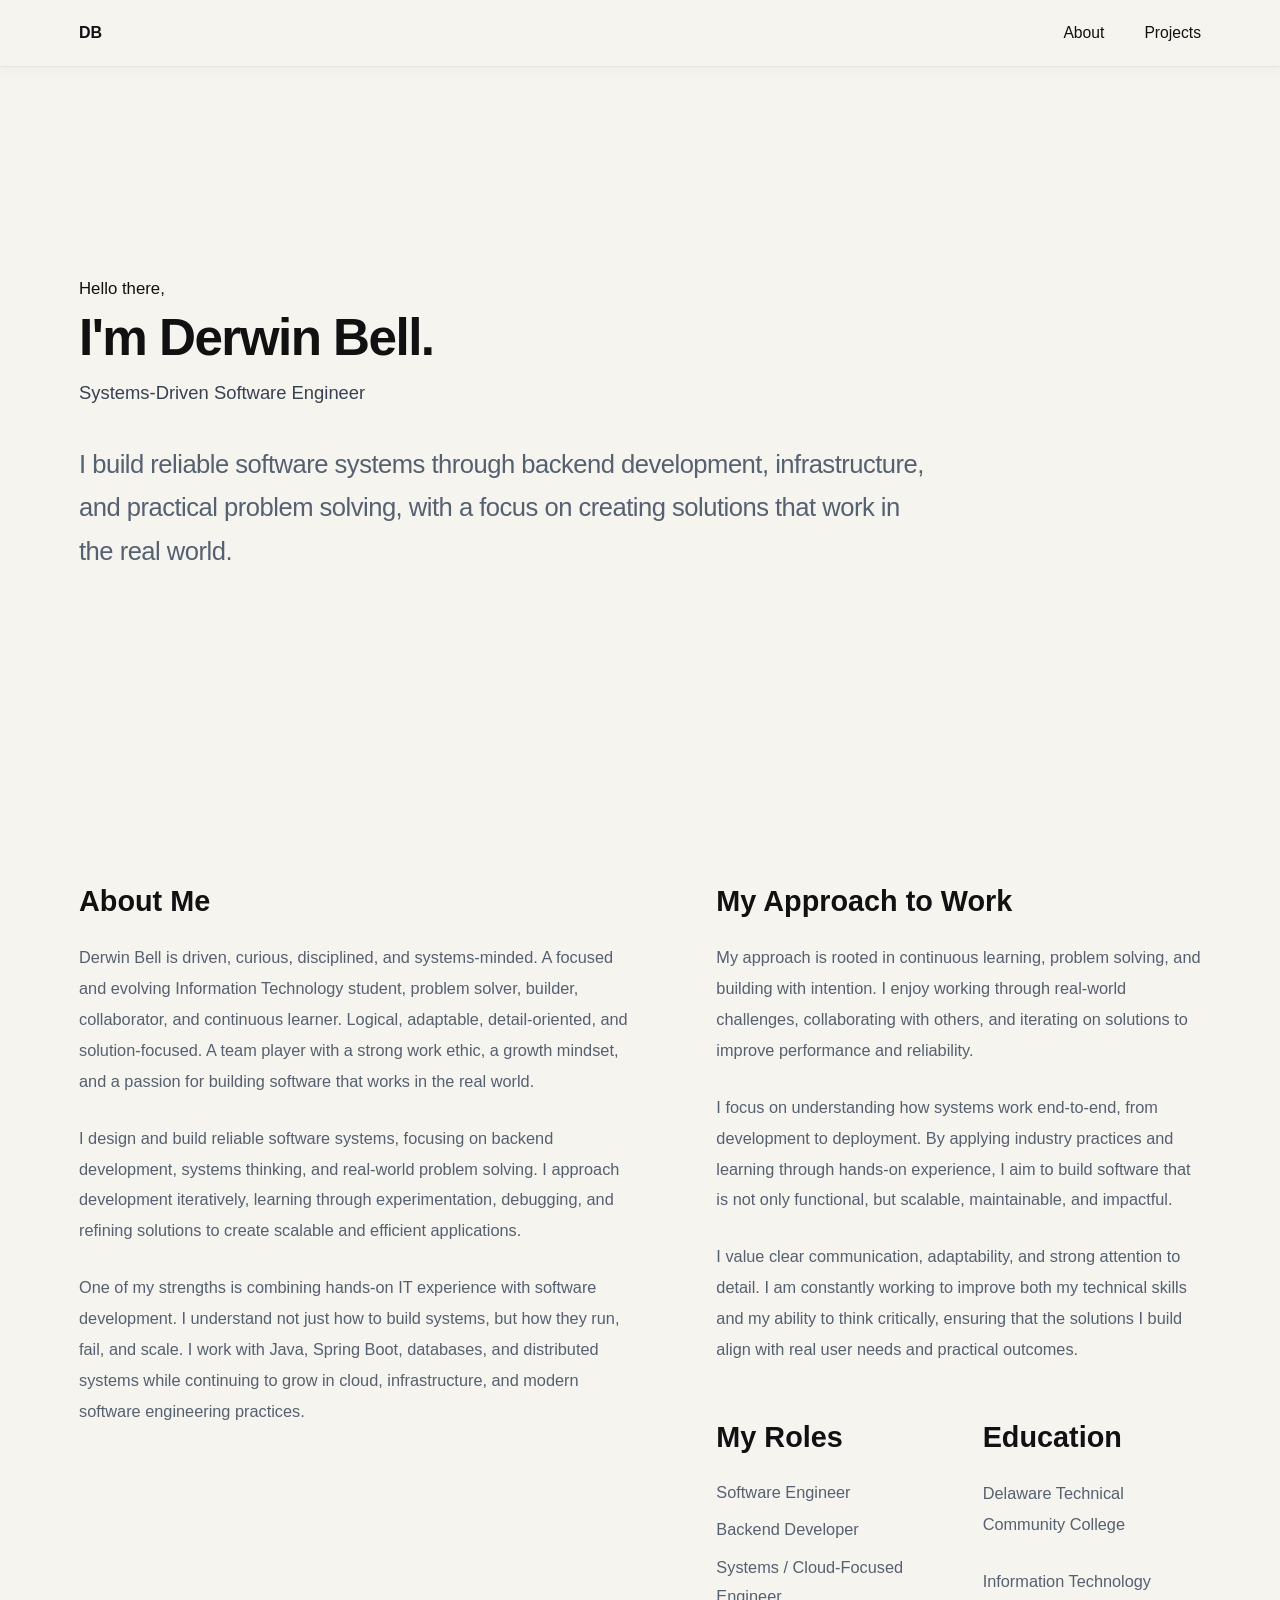
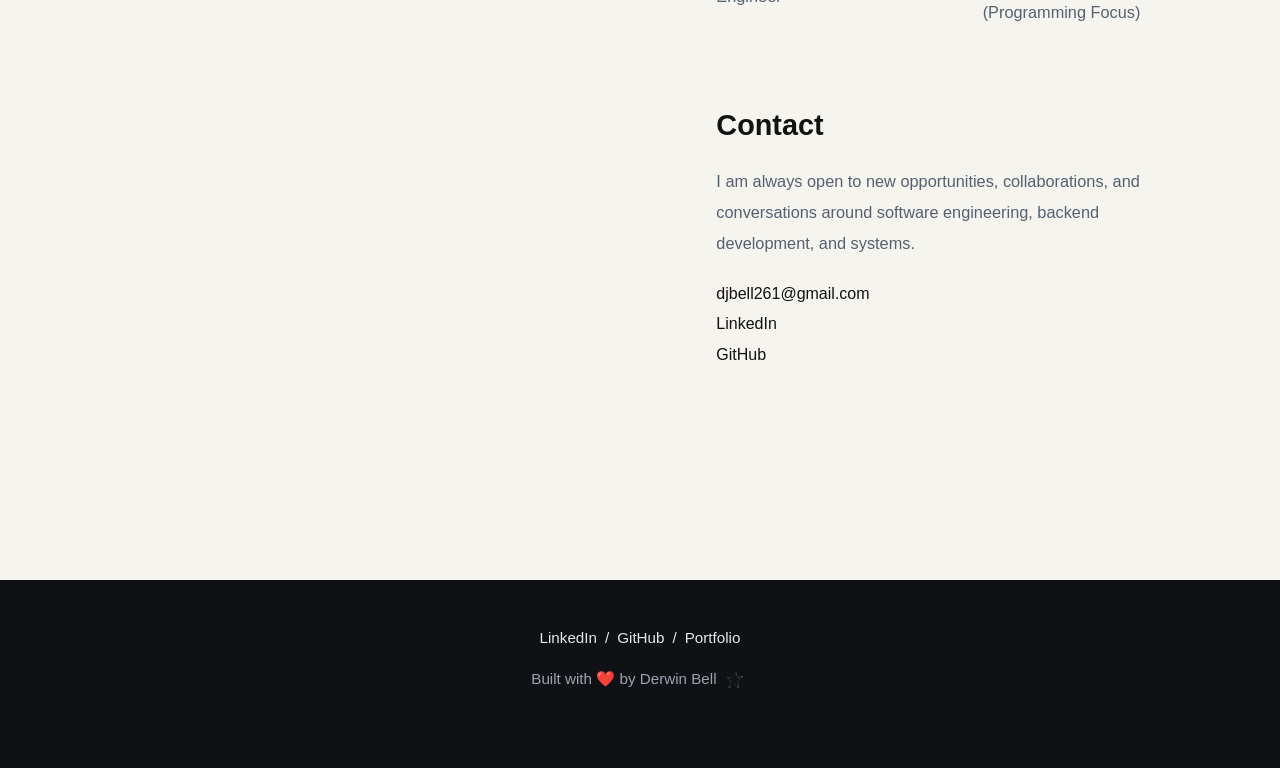
<file: src/derwinbell/index.html>
<!DOCTYPE html>
<html lang="en">
<head>
  <meta charset="UTF-8" />
  <meta name="viewport" content="width=device-width, initial-scale=1.0" />
  <link rel="stylesheet" href="styles.css" />
  <title>Derwin Bell | Virtual Resume</title>
</head>
<body>
  <div class="scroll-progress"></div>

  <header class="site-header">
    <nav class="navbar-container">
      <a href="index.html" class="logo">DB</a>

      <ul class="nav-links">
        <li><a href="about.html">About</a></li>
        <li><a href="projects.html">Projects</a></li>
      </ul>
    </nav>
  </header>

  <main>
   <section id="hero" class="hero-container">
  <div class="hero-text">
    <p class="greeting">Hello there,</p>
    <h1 class="name">I'm Derwin Bell.</h1>
    <p class="role"> Systems-Driven Software Engineer</p>

    <p class="hero-description"> 
    I build reliable software systems through backend development, infrastructure,
  and practical problem solving, with a focus on creating solutions that work in
  the real world.
    </p>
  </div>
</section>

    <div class="content-grid">
      <div class="left-column">
        <section id="about" class="about-container">
          <h2>About Me</h2>

          <p>
            Derwin Bell is driven, curious, disciplined, and systems-minded. A focused
            and evolving Information Technology student, problem solver, builder,
            collaborator, and continuous learner. Logical, adaptable, detail-oriented,
            and solution-focused. A team player with a strong work ethic, a growth
            mindset, and a passion for building software that works in the real world.
          </p>

          <p>
            I design and build reliable software systems, focusing on backend
            development, systems thinking, and real-world problem solving. I approach
            development iteratively, learning through experimentation, debugging, and
            refining solutions to create scalable and efficient applications.
          </p>

          <p>
            One of my strengths is combining hands-on IT experience with software
            development. I understand not just how to build systems, but how they run,
            fail, and scale. I work with Java, Spring Boot, databases, and distributed
            systems while continuing to grow in cloud, infrastructure, and modern
            software engineering practices.
          </p>
        </section>
      </div>

      <div class="right-column">
        <section id="approach" class="approach-container">
          <h2>My Approach to Work</h2>

          <p>
            My approach is rooted in continuous learning, problem solving, and building
            with intention. I enjoy working through real-world challenges, collaborating
            with others, and iterating on solutions to improve performance and
            reliability.
          </p>

          <p>
            I focus on understanding how systems work end-to-end, from development to
            deployment. By applying industry practices and learning through hands-on
            experience, I aim to build software that is not only functional, but
            scalable, maintainable, and impactful.
          </p>

          <p>
            I value clear communication, adaptability, and strong attention to detail. I
            am constantly working to improve both my technical skills and my ability to
            think critically, ensuring that the solutions I build align with real user
            needs and practical outcomes.
          </p>
        </section>

        <div class="info-grid">
          <section id="roles" class="roles-container">
            <h2>My Roles</h2>
            <ul class="roles-list">
              <li>Software Engineer</li>
              <li>Backend Developer</li>
              <li>Systems / Cloud-Focused Engineer</li>
            </ul>
          </section>

          <section id="education" class="education-section">
            <h2>Education</h2>
            <p>Delaware Technical Community College</p>
            <p>Information Technology (Programming Focus)</p>
          </section>
        </div>

        <section id="contact" class="contact-section">
          <h2>Contact</h2>

          <p>
            I am always open to new opportunities, collaborations, and conversations
            around software engineering, backend development, and systems.
          </p>

          <div class="contact-links">
            <a href="mailto:djbell261@gmail.com">djbell261@gmail.com</a>
            <a href="https://www.linkedin.com/in/derwin-bell-666336256" target="_blank" rel="noopener noreferrer">LinkedIn</a>
            <a href="https://github.com/djbell261" target="_blank" rel="noopener noreferrer">GitHub</a>
          </div>
        </section>
      </div>
    </div>
  </main>
  <footer class="site-footer">
  <div class="footer-container">

    <div class="footer-links">
      <a href="https://www.linkedin.com/in/derwin-bell-666336256" target="_blank">LinkedIn</a>
      <span>/</span>
      <a href="https://github.com/djbell261" target="_blank">GitHub</a>
      <span>/</span>
      <a href="projects.html">Portfolio</a>
    </div>

    <p class="footer-text">
      Built with ❤️ by Derwin Bell
     <img src="images/star.gif" class="footer-icon" alt="star" loading="lazy">
     
    </p>

  </div>
</footer>
  <script src="script.js"></script>
</body>
</html>
</file>
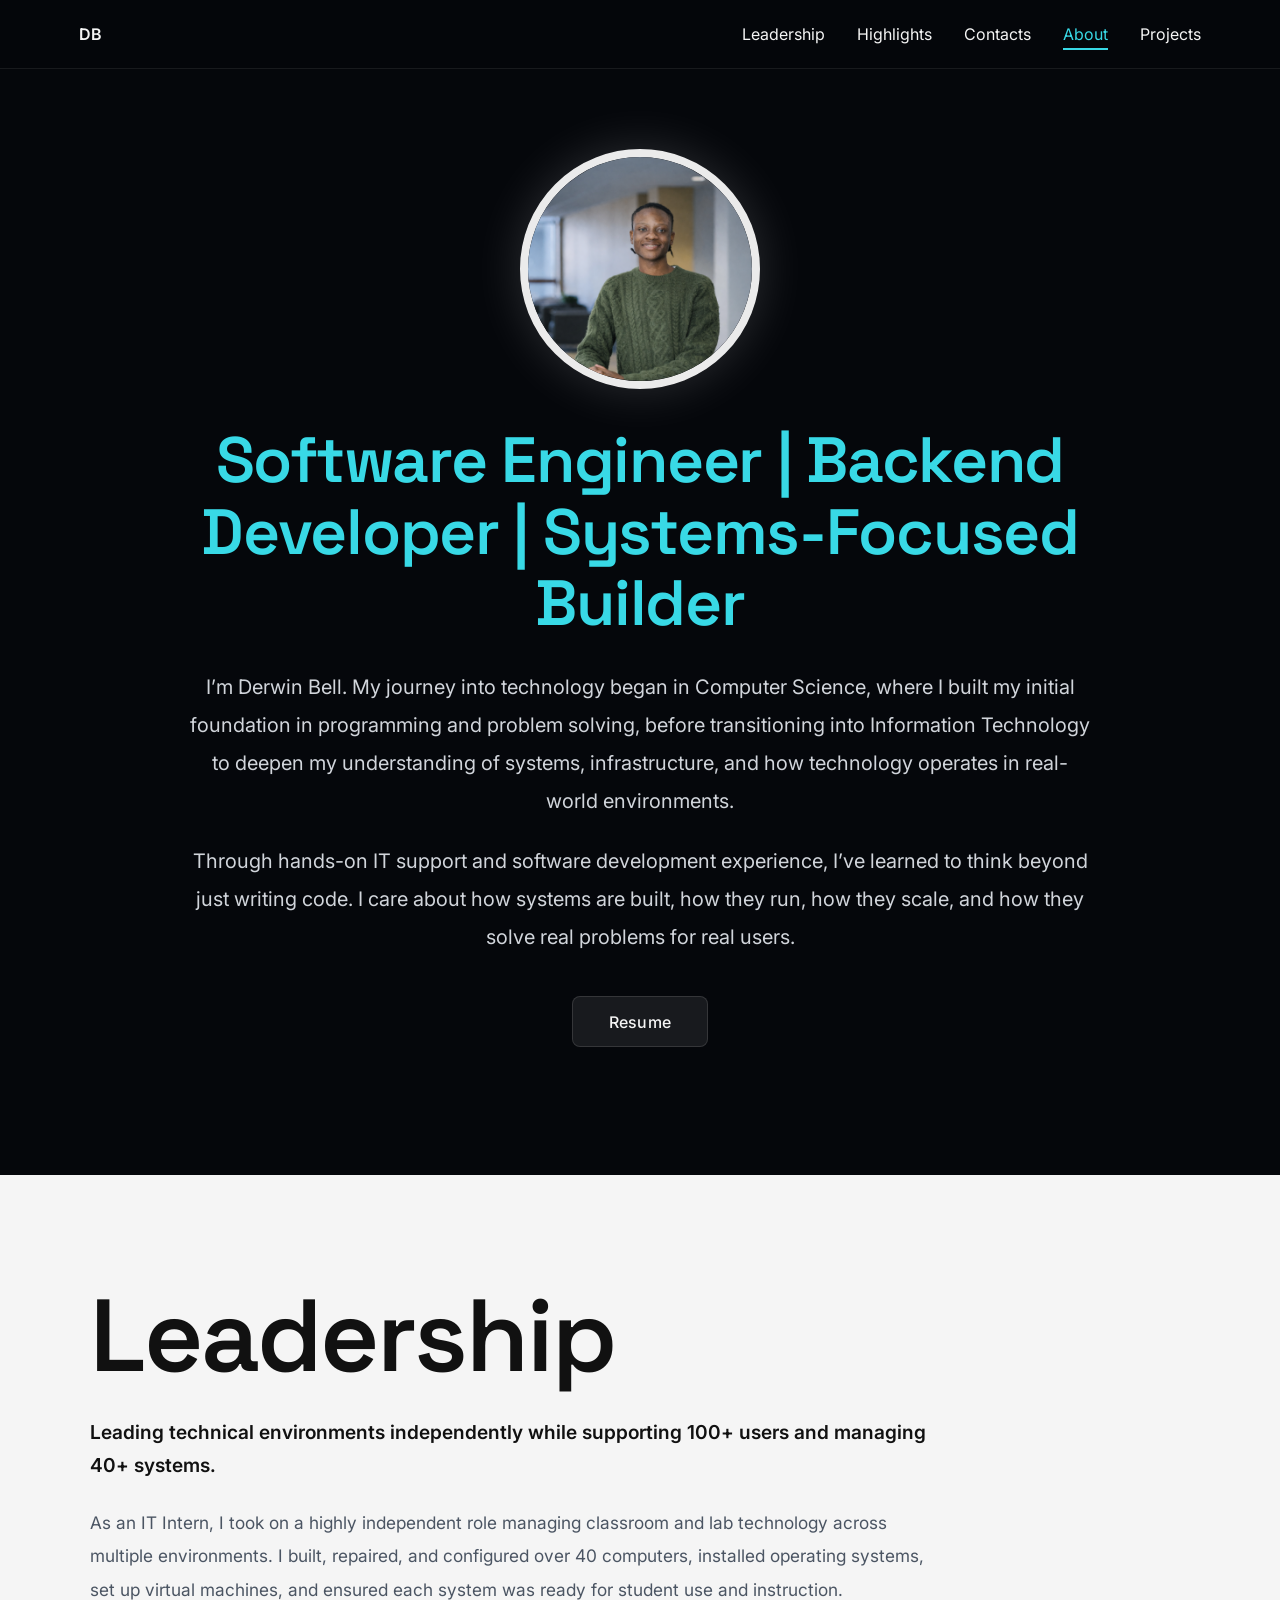
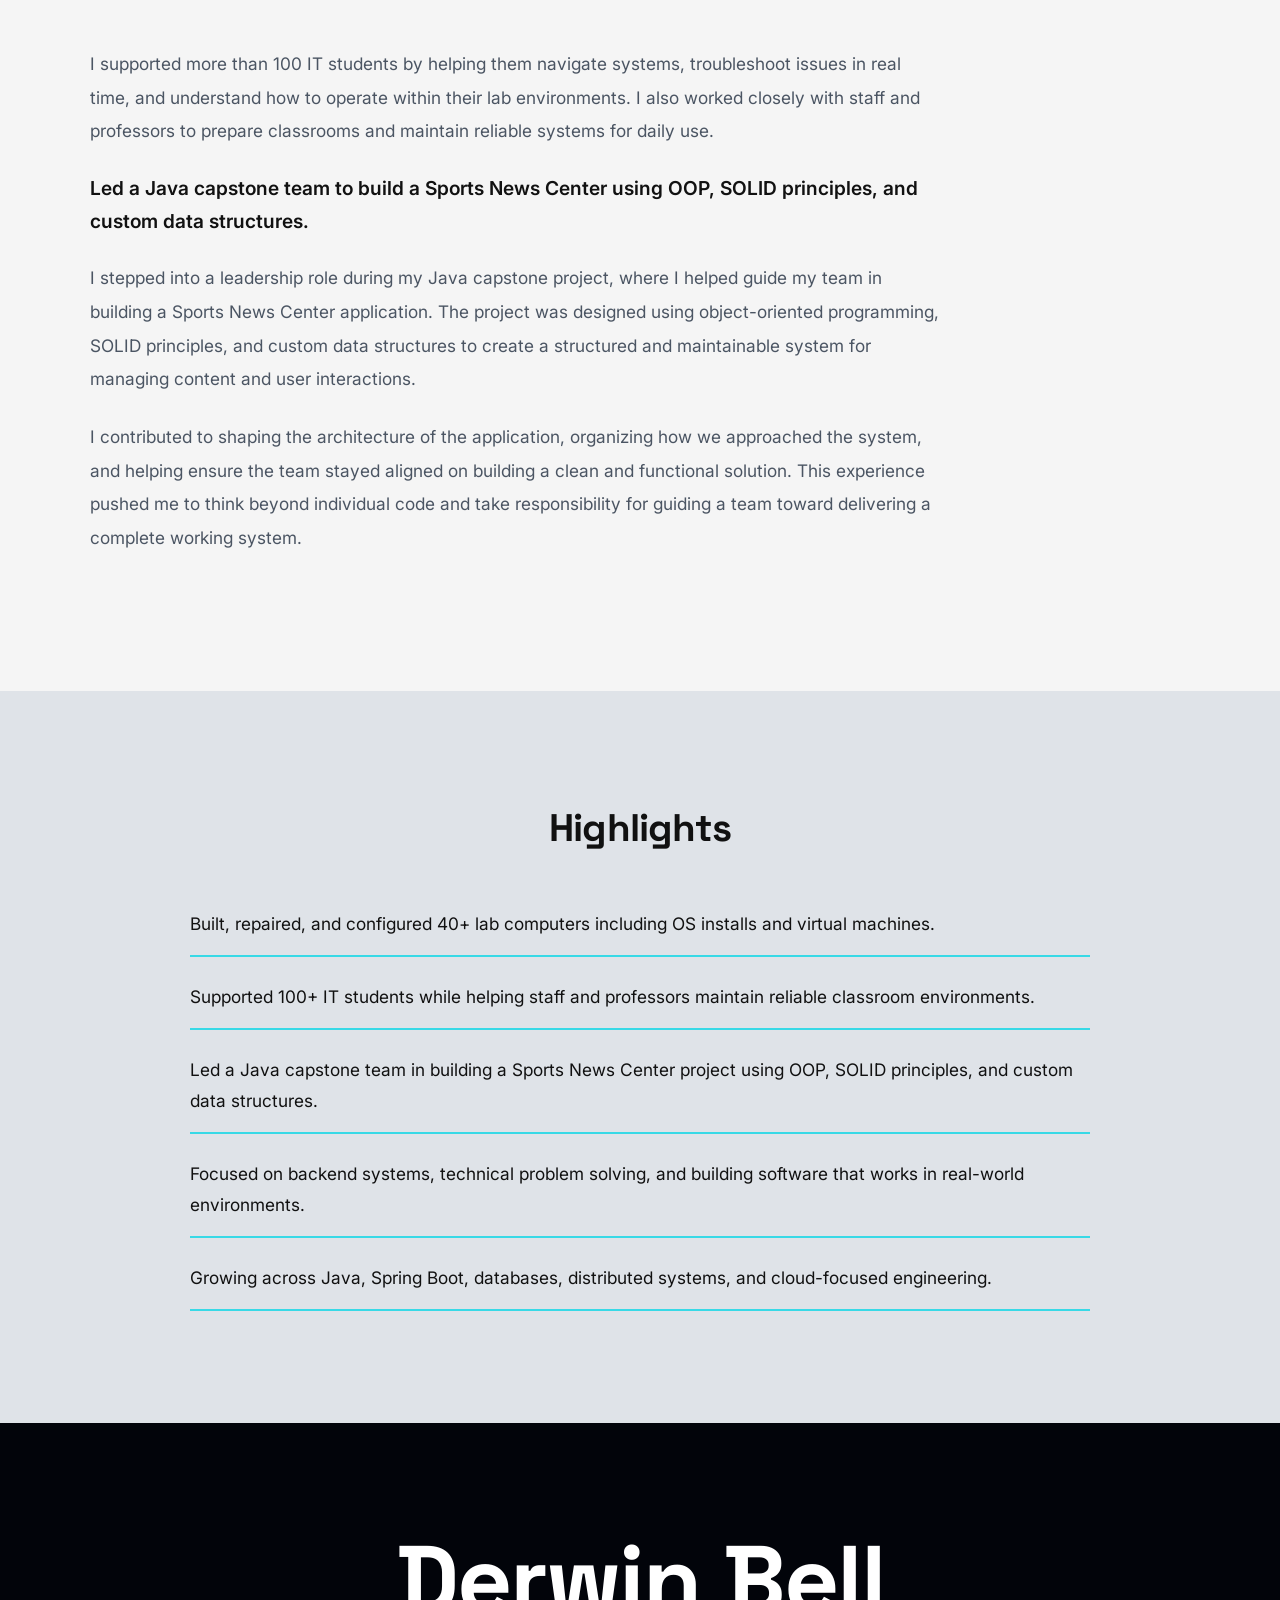
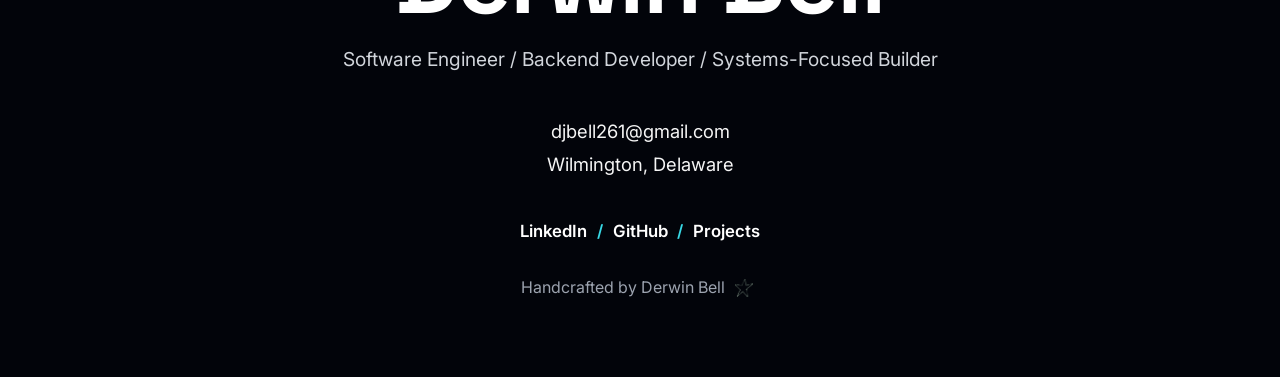
<file: src/derwinbell/about.html>
<!DOCTYPE html>
<html lang="en">
<head>
  <meta charset="UTF-8" />
  <meta name="viewport" content="width=device-width, initial-scale=1.0" />
  <link rel="stylesheet" href="about.css" />
  <link href="https://fonts.googleapis.com/css2?family=Inter:wght@300;400;500;600&family=Space+Grotesk:wght@500;600;700&display=swap" rel="stylesheet">
  <title>About | Derwin Bell</title>
</head>
<body>

     <div class="scroll-progress"></div>

  <header class="site-header">
    <nav class="navbar-container">
      <a href="index.html" class="logo">DB</a>

      <ul class="nav-links">
        <li><a href="#leadership">Leadership</a></li>
        <li><a href="#highlights">Highlights</a></li>
        <li><a href="#contact">Contacts</a></li>
        <li><a href="about.html" class="active">About</a></li>
        <li><a href="projects.html">Projects</a></li>
      </ul>
    </nav>
  </header>

  <main>
    <section class="about-hero">
      <div class="about-hero-content">
        <img src="images/DerwinBell.png" alt="Portrait of Derwin Bell" class="profile-image" />

        <h1 class="about-title">Software Engineer | Backend Developer | Systems-Focused Builder</h1>

        <div class="about-intro">
          <p>
            I’m Derwin Bell. My journey into technology began in Computer Science, where I built my
            initial foundation in programming and problem solving, before transitioning into Information
            Technology to deepen my understanding of systems, infrastructure, and how technology operates
            in real-world environments.
          </p>

          <p>
            Through hands-on IT support and software development experience, I’ve learned to think beyond
            just writing code. I care about how systems are built, how they run, how they scale, and how
            they solve real problems for real users.
          </p>
          <div class="resume-button-container">
            <a href="resume.html" class="resume-btn">Resume</a>
        </div>
        </div>
         
      </div>
    </section>

   <section id="leadership" class="leadership-section fade-section">
  <div class="leadership-inner">
    <h1 class="leadership-title">Leadership</h1>

    <p class="leadership-highlight">
      Leading technical environments independently while supporting 100+ users and managing 40+ systems.
    </p>

    <!-- IT INTERN STORY -->
    <p class="leadership-text">
      As an IT Intern, I took on a highly independent role managing classroom and lab technology across
      multiple environments. I built, repaired, and configured over 40 computers, installed operating
      systems, set up virtual machines, and ensured each system was ready for student use and instruction.
    </p>

    <p class="leadership-text">
      I supported more than 100 IT students by helping them navigate systems, troubleshoot issues in real
      time, and understand how to operate within their lab environments. I also worked closely with staff
      and professors to prepare classrooms and maintain reliable systems for daily use.
    </p>

    
     <p class="leadership-highlight">
      Led a Java capstone team to build a Sports News Center using OOP,
      SOLID principles, and custom data structures.
    </p> 
    <p class="leadership-text">
      I stepped into a leadership role during my Java capstone project,
      where I helped guide my team in building a Sports News Center application. The project was designed
      using object-oriented programming, SOLID principles, and custom data structures to create a structured
      and maintainable system for managing content and user interactions.
    </p>

    <p class="leadership-text">
      I contributed to shaping the architecture of the application, organizing how we approached the system,
      and helping ensure the team stayed aligned on building a clean and functional solution. This experience
      pushed me to think beyond individual code and take responsibility for guiding a team toward delivering
      a complete working system.
    </p>
  </div>
</section>

    
    <section id="highlights" class="highlights-section fade-section">
      <div class="highlights-inner">
        <h2 class="highlights-title">Highlights</h2>

        <div class="highlight-list">
          <div class="highlight-item">
            <p>Built, repaired, and configured 40+ lab computers including OS installs and virtual machines.</p>
          </div>

          <div class="highlight-item">
            <p>Supported 100+ IT students while helping staff and professors maintain reliable classroom environments.</p>
          </div>

          <div class="highlight-item">
            <p>Led a Java capstone team in building a Sports News Center project using OOP, SOLID principles, and custom data structures.</p>
          </div>

          <div class="highlight-item">
            <p>Focused on backend systems, technical problem solving, and building software that works in real-world environments.</p>
          </div>

          <div class="highlight-item">
            <p>Growing across Java, Spring Boot, databases, distributed systems, and cloud-focused engineering.</p>
          </div>
        </div>
      </div>
    </section>
  </main>

  <footer id="contact" class="about-footer">
    <div class="about-footer-inner">
      <div class="footer-main">
        <h2 class="footer-name">Derwin Bell</h2>
        <p class="footer-role">Software Engineer / Backend Developer / Systems-Focused Builder</p>
      </div>

      <div class="footer-contact">
        <a href="mailto:djbell261@gmail.com">djbell261@gmail.com</a>
        <p>Wilmington, Delaware</p>
      </div>

      <div class="footer-links">
        <a href="https://www.linkedin.com/in/derwin-bell-666336256" target="_blank" rel="noopener noreferrer">LinkedIn</a>
        <span>/</span>
        <a href="https://github.com/djbell261" target="_blank" rel="noopener noreferrer">GitHub</a>
        <span>/</span>
        <a href="projects.html">Projects</a>
      </div>

      <p class="footer-note">
       Handcrafted by Derwin Bell
        <img src="images/star.gif" class="footer-icon" alt="star" loading="lazy">
        
      </p>
    </div>
  </footer>

  <script src="about.js"></script>
</body>
</html>
</file>
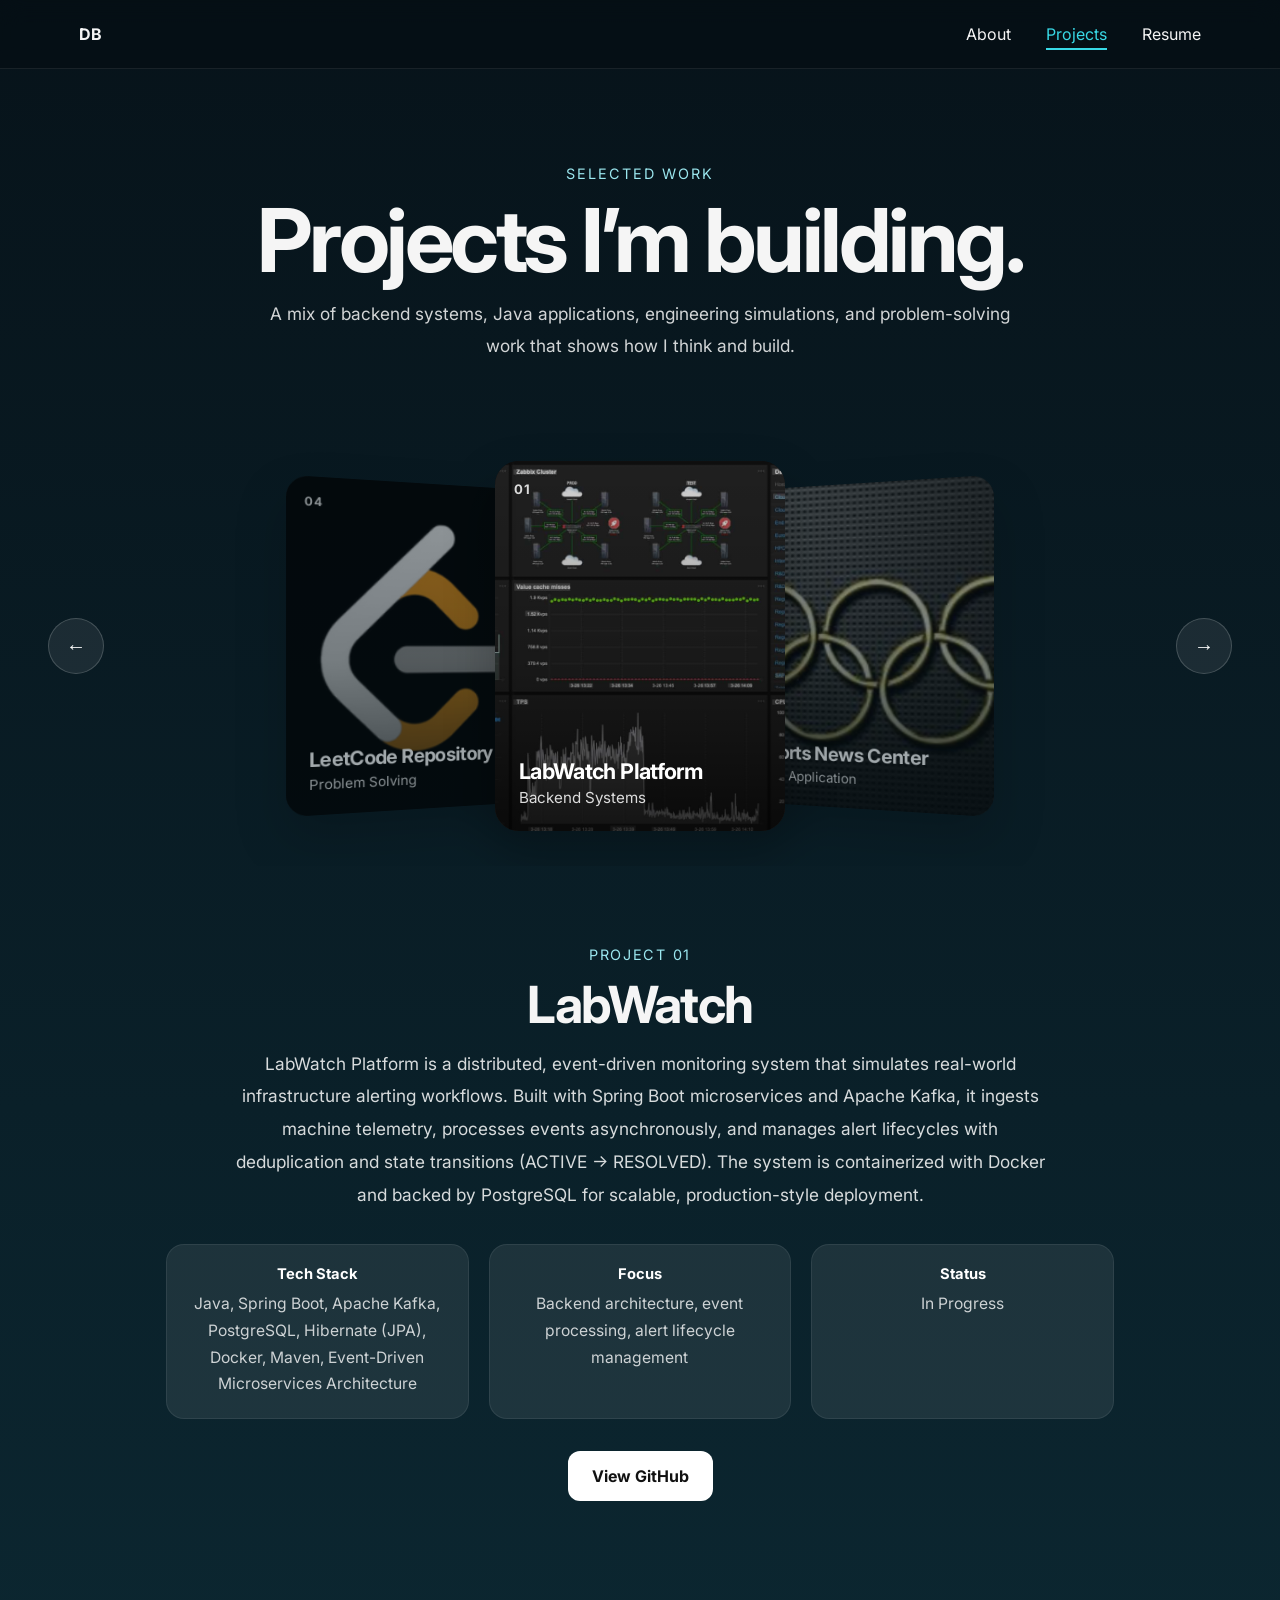
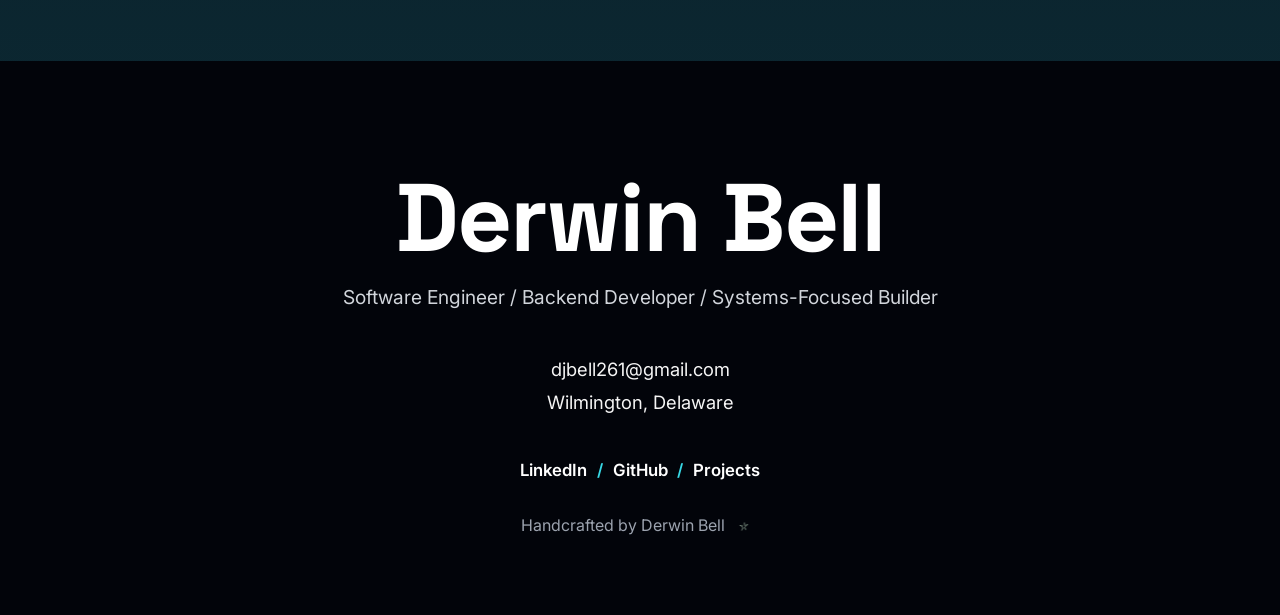
<file: src/derwinbell/projects.html>
<!DOCTYPE html>
<html lang="en">
<head>
  <meta charset="UTF-8" />
  <meta name="viewport" content="width=device-width, initial-scale=1.0" />

  <link rel="preconnect" href="https://fonts.googleapis.com">
  <link rel="preconnect" href="https://fonts.gstatic.com" crossorigin>
  <link href="https://fonts.googleapis.com/css2?family=Inter:wght@300;400;500;600;700;800&display=swap" rel="stylesheet">
  <link href="https://fonts.googleapis.com/css2?family=Inter:wght@300;400;500;600;700;800&family=Space+Grotesk:wght@500;600;700&display=swap" rel="stylesheet">
  <link rel="stylesheet" href="projects.css" />
  <title>Projects | Derwin Bell</title>
</head>
<body class="project-theme-0">
  <header class="site-header">
    <nav class="navbar-container">
      <a href="index.html" class="logo">DB</a>

      <ul class="nav-links">
        <li><a href="about.html">About</a></li>
        <li><a href="projects.html" class="active">Projects</a></li>
        <li><a href="resume.html">Resume</a></li>
      </ul>
    </nav>
  </header>

  <main class="projects-page fade-in">
    <section class="projects-hero">
      <div class="projects-hero-inner">
        <p class="projects-eyebrow">Selected Work</p>
        <h1 class="projects-title">Projects I’m building.</h1>
        <p class="projects-subtitle">
          A mix of backend systems, Java applications, engineering simulations,
          and problem-solving work that shows how I think and build.
        </p>
      </div>
    </section>

    <section class="project-carousel-section">
      <div class="carousel-shell">
        <button class="carousel-btn" id="prevBtn" aria-label="Previous project">←</button>

        <div class="carousel-track" id="carouselTrack"></div>

        <button class="carousel-btn" id="nextBtn" aria-label="Next project">→</button>
      </div>

      <div class="project-details" id="projectDetails">
        <p class="detail-label" id="detailLabel"></p>
        <h3 class="detail-title" id="detailTitle"></h3>
        <p class="detail-description" id="detailDescription"></p>

        <div class="detail-meta">
          <div class="meta-block">
            <h4>Tech Stack</h4>
            <p id="detailTech"></p>
          </div>

          <div class="meta-block">
            <h4>Focus</h4>
            <p id="detailFocus"></p>
          </div>

          <div class="meta-block">
            <h4>Status</h4>
            <p id="detailStatus"></p>
          </div>
        </div>

        <a
          id="detailLink"
          class="github-link"
          href="#"
          target="_blank"
          rel="noopener noreferrer"
        >
          View GitHub
        </a>
      </div>
    </section>
  </main>

  <footer class="about-footer">
  <div class="about-footer-inner">
    <div class="footer-main">
      <h2 class="footer-name">Derwin Bell</h2>
      <p class="footer-role">Software Engineer / Backend Developer / Systems-Focused Builder</p>
    </div>

    <div class="footer-contact">
      <a href="mailto:djbell261@gmail.com">djbell261@gmail.com</a>
      <p>Wilmington, Delaware</p>
    </div>

    <div class="footer-links">
      <a href="https://www.linkedin.com/in/derwin-bell-666336256" target="_blank" rel="noopener noreferrer">LinkedIn</a>
      <span>/</span>
      <a href="https://github.com/djbell261" target="_blank" rel="noopener noreferrer">GitHub</a>
      <span>/</span>
      <a href="projects.html">Projects</a>
    </div>

    <p class="footer-note">
      Handcrafted by Derwin Bell
      <img src="images/star.gif" class="footer-icon" alt="star" loading="lazy">
     
    </p>
  </div>
</footer>

  <script src="projects.js"></script>
</body>
</html>
</file>
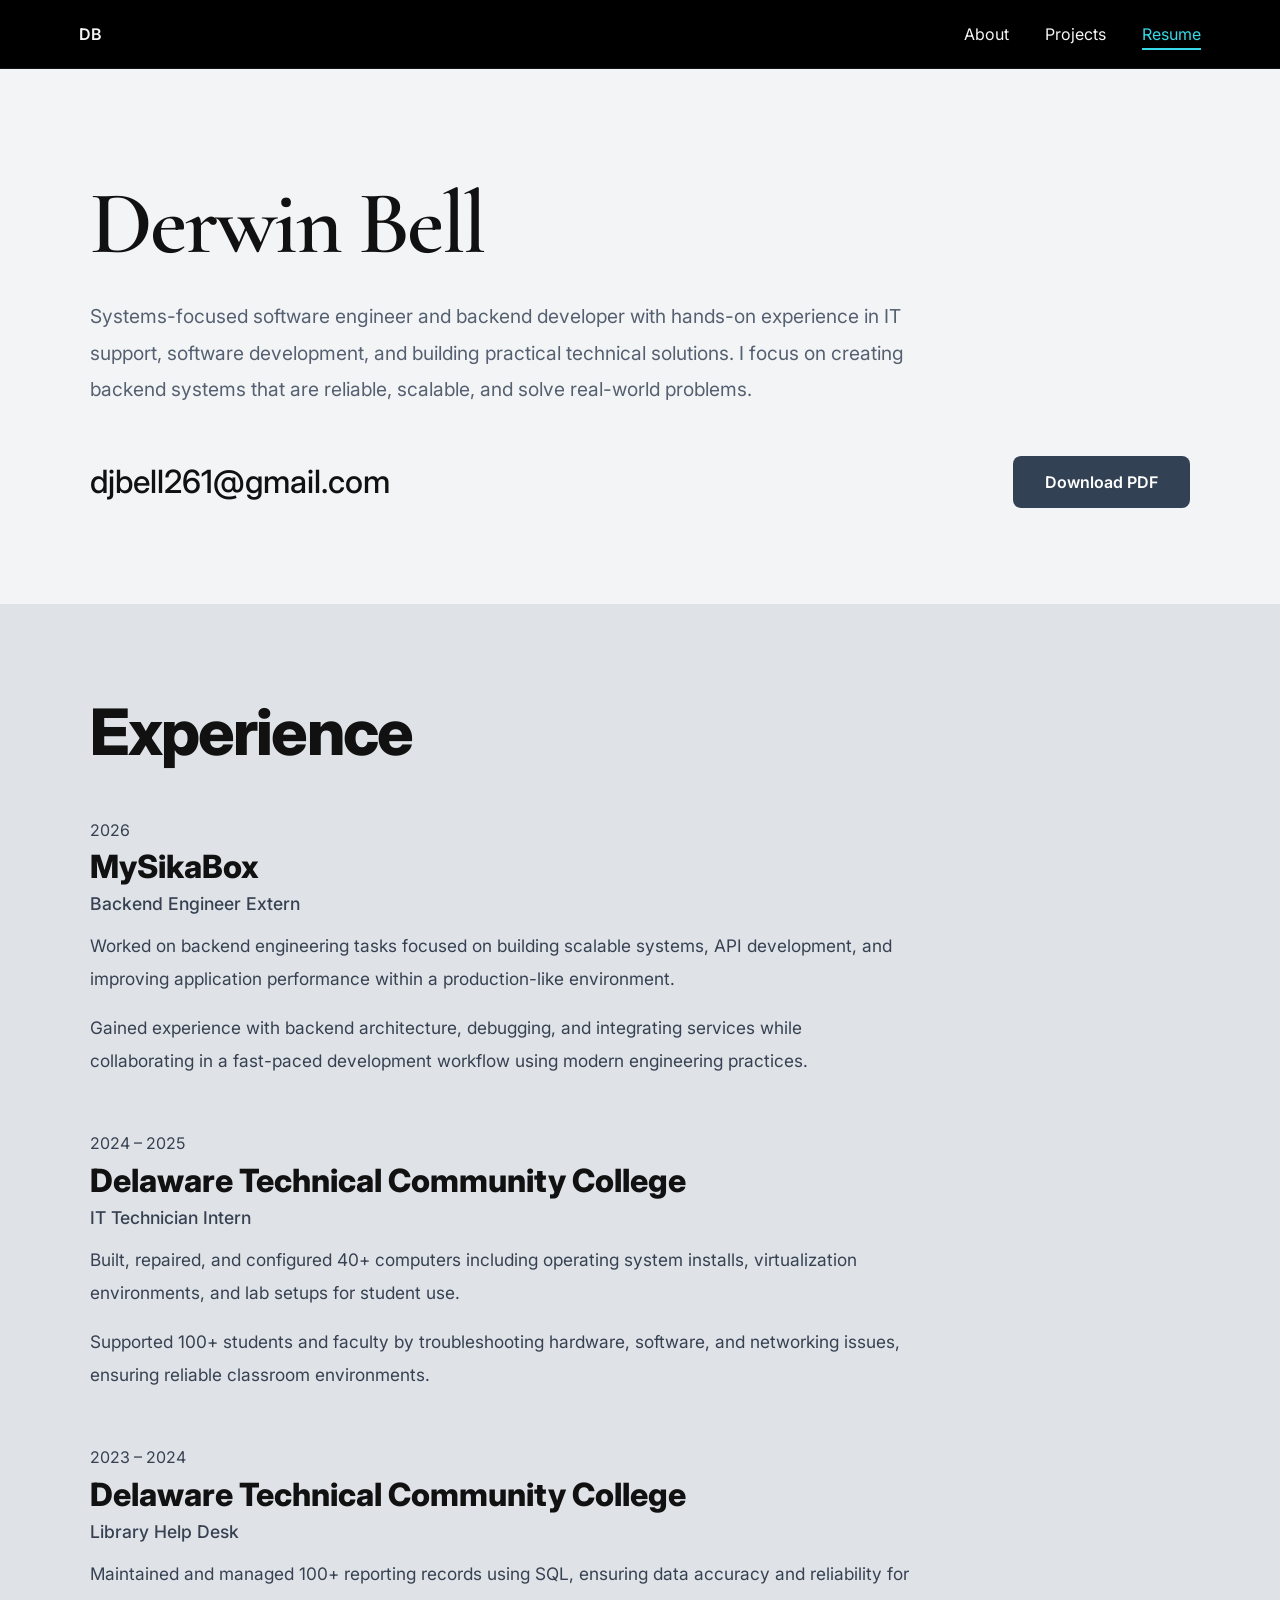
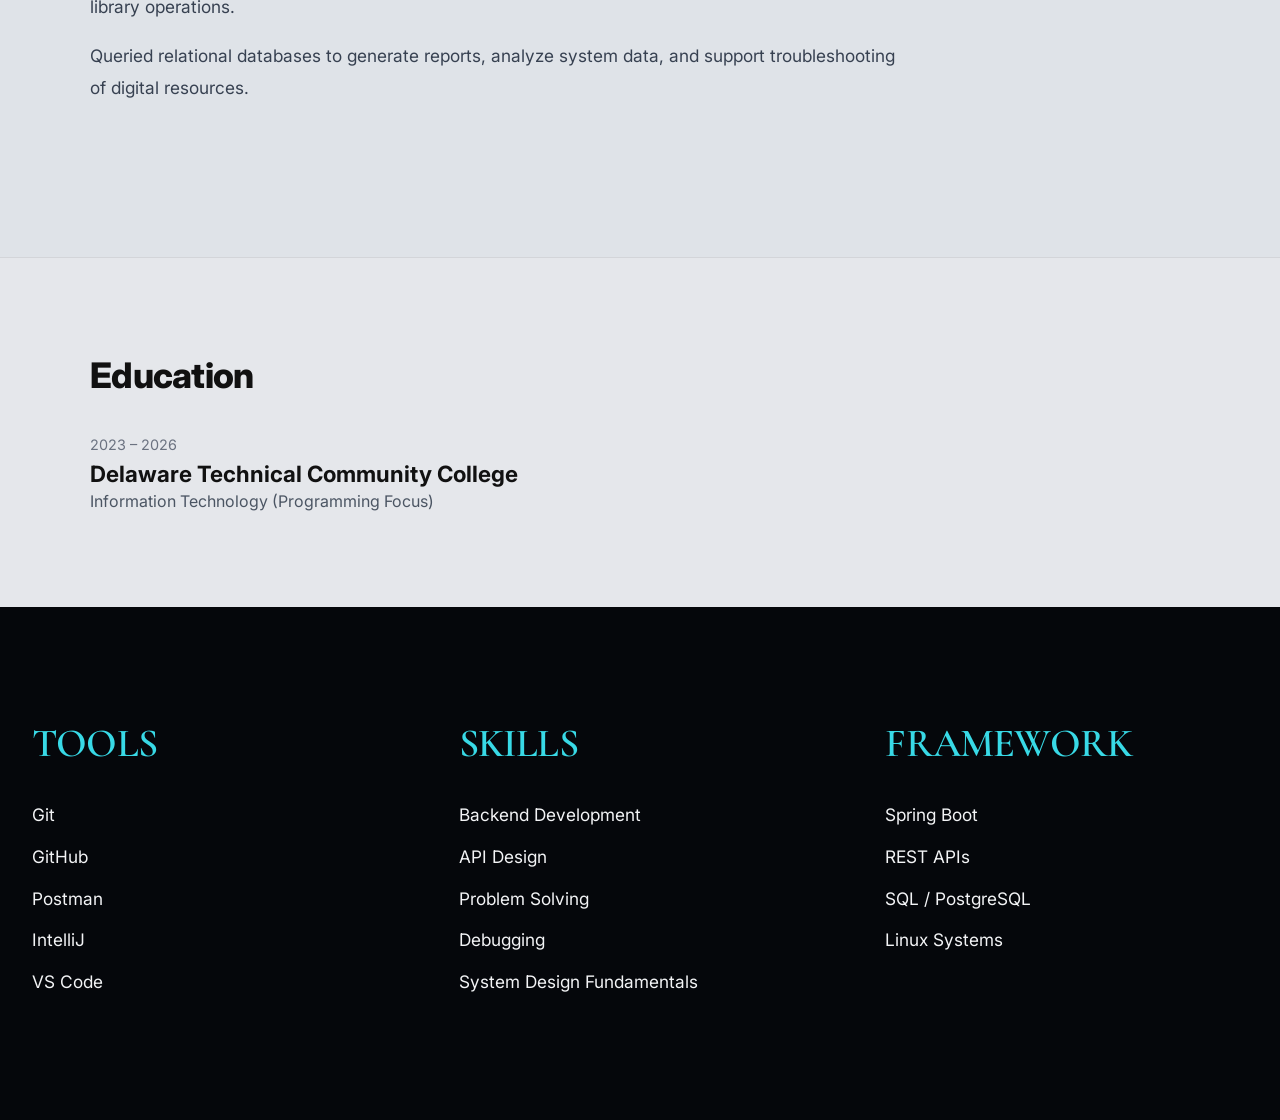
<file: src/derwinbell/resume.html>
<!DOCTYPE html>
<html lang="en">
<head>
  <meta charset="UTF-8" />
  <meta name="viewport" content="width=device-width, initial-scale=1.0" />

  <link rel="preconnect" href="https://fonts.googleapis.com">
  <link rel="preconnect" href="https://fonts.gstatic.com" crossorigin>
  <link href="https://fonts.googleapis.com/css2?family=Inter:wght@300;400;500;600;700;800&family=Cormorant+Garamond:wght@500;600&display=swap" rel="stylesheet">

  <link rel="stylesheet" href="resume.css" />
  <title>Resume | Derwin Bell</title>
</head>


<body>
  <header class="site-header">
    <nav class="navbar-container">
      <a href="index.html" class="logo">DB</a>

      <ul class="nav-links">
        <li><a href="about.html">About</a></li>
        <li><a href="projects.html">Projects</a></li>
        <li><a href="resume.html" class="active">Resume</a></li>
      </ul>
    </nav>
  </header>

  <main>

  <!-- HERO -->
  <section class="resume-hero">
    <div class="resume-hero-inner">
      <h1 class="resume-name">Derwin Bell</h1>

      <p class="resume-summary">
        Systems-focused software engineer and backend developer with hands-on experience
        in IT support, software development, and building practical technical solutions.
        I focus on creating backend systems that are reliable, scalable, and solve
        real-world problems.
      </p>

      <div class="resume-top-row">
        <p class="resume-email">djbell261@gmail.com</p>
        <a href="images/resume.pdf" class="download-btn" target="_blank">Download PDF</a>
      </div>
    </div>
  </section>

  <!-- 🔥 EXPERIENCE FIRST -->
  <section class="resume-section light-section">
    <div class="resume-container">
      <h2 class="section-title">Experience</h2>

      <!-- SIKA EXTERNSHIP -->
      <article class="resume-entry">
        <p class="entry-date">2026</p>
        <h3 class="entry-title">MySikaBox</h3>
        <p class="entry-subtitle">Backend Engineer Extern</p>

        <p class="entry-text">
          Worked on backend engineering tasks focused on building scalable systems,
          API development, and improving application performance within a production-like environment.
        </p>

        <p class="entry-text">
          Gained experience with backend architecture, debugging, and integrating services
          while collaborating in a fast-paced development workflow using modern engineering practices.
        </p>
      </article>

      <!-- IT INTERN -->
      <article class="resume-entry">
        <p class="entry-date">2024 – 2025</p>
        <h3 class="entry-title">Delaware Technical Community College</h3>
        <p class="entry-subtitle">IT Technician Intern</p>

        <p class="entry-text">
          Built, repaired, and configured 40+ computers including operating system installs,
          virtualization environments, and lab setups for student use.
        </p>

        <p class="entry-text">
          Supported 100+ students and faculty by troubleshooting hardware, software,
          and networking issues, ensuring reliable classroom environments.
        </p>
      </article>

      <!-- Libriain -->
      <article class="resume-entry">
        <p class="entry-date">2023 – 2024</p>
        <h3 class="entry-title">Delaware Technical Community College</h3>
        <p class="entry-subtitle">Library Help Desk</p>

        <p class="entry-text">
          Maintained and managed 100+ reporting records using SQL, ensuring data accuracy and reliability for library operations.

        </p>

        <p class="entry-text">
         
Queried relational databases to generate reports, analyze system data, and support troubleshooting of digital resources.
        </p>
      </article>

    </div>
  </section>

  <!-- EDUCATION SECOND -->
  <section class="education-section">
  <div class="resume-container">
    <h2 class="education-title">Education</h2>

    <div class="education-entry">
      <p class="edu-date">2023 – 2026</p>
      <p class="edu-school">Delaware Technical Community College</p>
      <p class="edu-degree">Information Technology (Programming Focus)</p>
    </div>
  </div>
</section>

  <!--  SKILLS SECTION -->
  <section class="skills-section">
    <div class="skills-container">

      <div class="skills-column">
        <h3>TOOLS</h3>
        <p>Git</p>
        <p>GitHub</p>
        <p>Postman</p>
        <p>IntelliJ</p>
        <p>VS Code</p>
      </div>

      <div class="skills-column">
        <h3>SKILLS</h3>
        <p>Backend Development</p>
        <p>API Design</p>
        <p>Problem Solving</p>
        <p>Debugging</p>
        <p>System Design Fundamentals</p>
      </div>

      <div class="skills-column">
        <h3>FRAMEWORK</h3>
        <p>Spring Boot</p>
        <p>REST APIs</p>
        <p>SQL / PostgreSQL</p>
        <p>Linux Systems</p>
      </div>

    </div>
  </section>

</main>
</body>
</html>
</file>
<file: src/derwinbell/styles.css>
* {
  margin: 0;
  padding: 0;
  box-sizing: border-box;
}

html {
  scroll-behavior: smooth;
}

body {
  font-family: -apple-system, BlinkMacSystemFont, "Segoe UI", Roboto, sans-serif;
  background-color: #f6f4ef;
  color: #1a1a1a;
}

/* HEADER */
.site-header {
  position: sticky;
  top: 0;
  z-index: 1000;

  background: rgba(246, 244, 239, 0.95);
  backdrop-filter: blur(10px);

  border-bottom: 1px solid rgba(0, 0, 0, 0.06);
  box-shadow: 0 4px 12px rgba(0, 0, 0, 0.03);
}

.site-header.scrolled {
  border-bottom: 1px solid rgba(0, 0, 0, 0.12);
}

.navbar-container {
  max-width: 1250px;
  margin: 0 auto;
  padding: 1.5rem 4rem;
  display: flex;
  justify-content: space-between;
  align-items: center;
}

.logo {
  text-decoration: none;
  color: #111;
  font-size: 1rem;
  font-weight: 600;
}

.nav-links {
  list-style: none;
  display: flex;
  gap: 2.5rem;
}

.nav-links a {
  text-decoration: none;
  color: #111;
  font-size: 0.98rem;
  font-weight: 500;
  transition: opacity 0.2s ease;
}

.nav-links a:hover {
  opacity: 0.65;
}

/* HERO */
.hero-container {
  min-height: 82vh;
  display: flex;
  align-items: center;
  max-width: 1250px;
  margin: 0 auto;
  padding: 0 4rem;
}

.hero-text {
  max-width: 1050px;
}

.eyebrow {
  font-size: 1.05rem;
  color: #111;
  margin-bottom: 0.5rem;
}

.role {
  font-size: 1.1rem;
  color: #111;
  margin-bottom: 2.2rem;
}

.hero-description {
  font-size: clamp(2rem, 3.6vw, 3.9rem);
  line-height: 1.22;
  font-weight: 500;
  letter-spacing: -0.02em;
  color: #556070;
  max-width: 1100px;
}

/* MAIN CONTENT GRID */
.content-grid {
  max-width: 1250px;
  margin: 0 auto;
  padding: 5rem 4rem 6rem;
  display: grid;
  grid-template-columns: 1.15fr 1fr;
  gap: 5rem;
}

.right-column section {
  margin-bottom: 3.5rem;
}

/* INFO GRID ON RIGHT */
.info-grid {
  display: grid;
  grid-template-columns: 1fr 1fr;
  gap: 3rem;
  align-items: start;
}

/* TYPOGRAPHY */
h2 {
  font-size: 1.8rem;
  font-weight: 700;
  color: #111;
  margin-bottom: 1.5rem;
}

p {
  font-size: 1.02rem;
  line-height: 1.9;
  color: #556070;
  max-width: 580px;
  margin-bottom: 1.6rem;
}

.about-container p,
.approach-container p {
  max-width: 600px;
}

/* ROLES */
.roles-list {
  list-style: none;
}

.roles-list li {
  font-size: 1.02rem;
  line-height: 1.8;
  color: #556070;
  margin-bottom: 0.5rem;
}

/* CONTACT */
.contact-links a {
  display: block;
  text-decoration: none;
  color: #111;
  margin-bottom: 0.8rem;
  font-size: 1rem;
}

.contact-links a:hover {
  text-decoration: underline;
}

/* FOOTER */
.site-footer {
  border-top: 1px solid rgba(0, 0, 0, 0.08);
  margin-top: 4rem;
  padding: 3rem 0;
  background: #0f1115;
}

.footer-container {
  max-width: 700px;           
  margin: 0 auto;
  padding: 0 2rem;

  display: flex;
  flex-direction: column;
  align-items: center;        
  text-align: center;         
}

.footer-links {
  font-size: 0.95rem;
  font-weight: 500;
  margin-bottom: 1.2rem;
  color: #e5e7eb;

  display: flex;
  gap: 0.5rem;
  align-items: center;
}

.footer-links a {
  text-decoration: none;
  color: #e5e7eb;
  transition: opacity 0.2s ease;
}

.footer-links a:hover {
  opacity: 0.6;
}

.footer-text {
  font-size: 0.95rem;
  color: #9ca3af;
}

.footer-icon {
  width: 16px;
  height: 16px;
  vertical-align: middle;
  margin: 0 6px;
  opacity: 0.9;
  transition: transform 0.3s ease;
}

.footer-icon:hover {
  transform: scale(1.2) rotate(10deg);
}
/* SCROLL BAR */
.scroll-progress {
  position: fixed;
  top: 0;
  left: 0;
  width: 0%;
  height: 4px;
  background: #111;
  z-index: 2000;
}

/* RESPONSIVE */
@media (max-width: 1000px) {
  .content-grid {
    grid-template-columns: 1fr;
    gap: 3rem;
  }

  .info-grid {
    grid-template-columns: 1fr;
    gap: 2rem;
  }

  .hero-container {
    min-height: 70vh;
  }

  .hero-description {
    font-size: clamp(1.8rem, 6vw, 3rem);
  }
}

@media (max-width: 700px) {
  .navbar-container,
  .hero-container,
  .content-grid {
    padding-left: 1.5rem;
    padding-right: 1.5rem;
  }

  .navbar-container {
    flex-direction: column;
    align-items: flex-start;
    gap: 1rem;
  }

  .nav-links {
    gap: 1.2rem;
  }

  h2 {
    font-size: 1.5rem;
  }

  p,
  .roles-list li,
  .contact-links a {
    font-size: 0.98rem;
  }
}

.hero-container {
  min-height: 82vh;
  display: flex;
  align-items: center;
  max-width: 1250px;
  margin: 0 auto;
  padding: 0 4rem;
}

.hero-text {
  max-width: 1050px;
}

.greeting {
  font-size: 1.05rem;
  color: #111;
  margin-bottom: 0.35rem;
  animation: fadeUp 0.6s ease-out forwards;
  animation-delay: 0.2s;
  opacity: 0;
}

.name {
  font-size: clamp(2.2rem, 4vw, 4.2rem);
  line-height: 1.05;
  font-weight: 600;
  color: #111;
  margin-bottom: 0.7rem;
  letter-spacing: -0.03em;
 animation: fadeUp 0.7s ease-out forwards;
  animation-delay: 0.8s;
  opacity: 0;
}

.role {
  font-size: 1.15rem;
  color: #374151;
  margin-bottom: 2rem;
  animation: fadeUp 0.7s ease-out forwards;
  animation-delay: 1.5s;
  opacity: 0;
}

.hero-description {
  font-size: clamp(1.2rem, 2vw, 1.7rem);
  line-height: 1.7;
  font-weight: 400;
  color: #556070;
  max-width: 860px;
  animation: fadeUp 0.8s ease-out forwards;
  animation-delay: 2.3s;
  opacity: 0;
}

@keyframes fadeUp {
  from {
    opacity: 0;
    transform: translateY(22px);
  }
  to {
    opacity: 1;
    transform: translateY(0);
  }
}
</file>
<file: src/derwinbell/about.css>
* {
  margin: 0;
  padding: 0;
  box-sizing: border-box;
}

html {
  scroll-behavior: smooth;
}

/* 🔥 UPDATED FONT SYSTEM */
body {
  font-family: 'Inter', sans-serif;
  background: #05070b;
  color: #f5f5f5;
}

/* HEADINGS = STRONGER FONT */
.about-title,
.leadership-title,
.footer-name,
.highlights-title {
  font-family: 'Space Grotesk', sans-serif;
  letter-spacing: -0.02em;
}

/* SMALL POLISH */
.about-title {
  font-weight: 600;
}

.leadership-title {
  font-weight: 600;
}

.footer-name {
  font-weight: 700;
}

/* ===== HEADER ===== */
.site-header {
  position: sticky;
  top: 0;
  z-index: 1000;
  background: rgba(5, 7, 11, 0.92);
  backdrop-filter: blur(10px);
  border-bottom: 1px solid rgba(255, 255, 255, 0.08);
}

.navbar-container {
  max-width: 1250px;
  margin: 0 auto;
  padding: 1.5rem 4rem;
  display: flex;
  justify-content: space-between;
  align-items: center;
}

.logo {
  text-decoration: none;
  color: #f5f5f5;
  font-size: 1rem;
  font-weight: 600;
}

.nav-links {
  list-style: none;
  display: flex;
  gap: 2rem;
}

.nav-links a {
  text-decoration: none;
  color: #f5f5f5;
  font-size: 1rem;
  position: relative;
}

.nav-links a.active,
.nav-links a:hover {
  color: #38d9e6;
}

.nav-links a.active::after,
.nav-links a:hover::after {
  content: "";
  position: absolute;
  left: 0;
  bottom: -6px;
  width: 100%;
  height: 2px;
  background: #38d9e6;
}

/* ===== HERO ===== */
.about-hero {
  min-height: 90vh;
  display: flex;
  align-items: center;
  justify-content: center;
  padding: 5rem 2rem 6rem;
  text-align: center;
}

.about-hero-content {
  max-width: 980px;
}

.profile-image {
  width: 240px;
  height: 240px;
  object-fit: cover;
  border-radius: 50%;
  border: 8px solid rgba(255, 255, 255, 0.92);
  box-shadow: 0 0 50px rgba(255, 255, 255, 0.16);
  margin-bottom: 2rem;

  opacity: 0;
  transform: translateY(30px);
  animation: fadeUp 0.9s ease forwards;
  animation-delay: 0.2s;
}

.about-title {
  font-size: clamp(2.2rem, 5vw, 4.4rem);
  line-height: 1.12;
  color: #38d9e6;
  margin-bottom: 1.75rem;

  opacity: 0;
  transform: translateY(30px);
  animation: fadeUp 0.9s ease forwards;
  animation-delay: 1s;
}

.about-intro {
  max-width: 900px;
  margin: 0 auto;

  opacity: 0;
  transform: translateY(30px);
  animation: fadeUp 0.9s ease forwards;
  animation-delay: 1.8s;
}

.about-intro p {
  font-size: clamp(1.05rem, 2vw, 1.25rem);
  line-height: 1.9;
  color: #d1d5db;
  margin-bottom: 1.4rem;
}

/* ===== RESUME BUTTON ===== */
.resume-button-container {
  margin-top: 2.5rem;
  display: flex;
  justify-content: center;
}

.resume-btn {
  display: inline-block;
  padding: 0.9rem 2.2rem;
  background: rgba(255, 255, 255, 0.08);
  color: #f5f5f5;
  text-decoration: none;
  font-size: 1rem;
  font-weight: 500;
  border-radius: 8px;
  border: 1px solid rgba(255, 255, 255, 0.12);

  transition: all 0.25s ease;
  letter-spacing: 0.02em;
  backdrop-filter: blur(6px);
}

/* Hover effect (clean, not flashy) */
.resume-btn:hover {
  background: #38d9e6;
  color: #05070b;
  border-color: #38d9e6;
}

/* ===== LEADERSHIP ===== */
.leadership-section {
  background: #f5f5f5;
  color: #111;
  padding: 7rem 4rem;
  margin-top: 2rem;
}

.leadership-inner {
  max-width: 1100px;
  margin: 0 auto;
}

.leadership-title {
  font-size: clamp(3rem, 8vw, 6.5rem);
  line-height: 0.95;
  margin-bottom: 2rem;
  color: #111;
}

.leadership-highlight {
  font-weight: 600;
  font-size: 1.2rem;
  line-height: 1.7;
  margin-bottom: 1.5rem;
  color: #111;
  max-width: 850px;
}

.leadership-text {
  font-size: 1.08rem;
  line-height: 1.95;
  color: #4b5563;
  max-width: 850px;
  margin-bottom: 1.5rem;
}

.leadership-text:nth-of-type(3) {
  margin-top: 2.5rem;
}

/* ===== HIGHLIGHTS ===== */
.highlights-section {
  background: #dfe3e8;
  padding: 7rem 4rem;
}

.highlights-inner {
  max-width: 900px;
  margin: 0 auto;
}

.highlights-title {
  text-align: center;
  font-size: 2.4rem;
  color: #111;
  margin-bottom: 2.5rem;
}

.highlight-list {
  display: flex;
  flex-direction: column;
  gap: 0.5rem;
}

.highlight-item {
  padding: 1rem 0;
  border-bottom: 2px solid #38d9e6;
}

.highlight-item p {
  font-size: 1.08rem;
  line-height: 1.8;
  color: #111;
}

/* ===== FOOTER ===== */
.about-footer {
  background: #02040a;
  padding: 7rem 2rem 5rem;
}

.about-footer-inner {
  max-width: 900px;
  margin: 0 auto;
  text-align: center;
}

.footer-main {
  margin-bottom: 2.5rem;
}

.footer-name {
  font-size: clamp(3rem, 8vw, 6rem);
  line-height: 0.95;
  color: #ffffff;
  margin-bottom: 1rem;
}

.footer-role {
  font-size: 1.2rem;
  color: #d1d5db;
  line-height: 1.7;
}

.footer-contact {
  margin-bottom: 2.5rem;
}

.footer-contact a,
.footer-contact p {
  display: block;
  color: #f5f5f5;
  text-decoration: none;
  font-size: 1.15rem;
  line-height: 1.8;
}

.footer-contact a:hover {
  color: #38d9e6;
}

.footer-links {
  display: flex;
  justify-content: center;
  align-items: center;
  gap: 0.6rem;
  flex-wrap: wrap;
  margin-bottom: 2.2rem;
  font-size: 1.05rem;
  font-weight: 600;
}

.footer-links a {
  color: #ffffff;
  text-decoration: none;
  transition: opacity 0.2s ease;
}

.footer-links a:hover {
  opacity: 0.7;
}

.footer-links span {
  color: #38d9e6;
}

.footer-note {
  font-size: 1rem;
  color: #9ca3af;
}

.footer-icon {
  width: 18px;
  height: 18px;
  vertical-align: middle;
  margin: 0 6px;
}

/* ===== ANIMATION ===== */
.fade-section {
  opacity: 0;
  transform: translateY(35px);
  transition: all 0.8s ease;
}

.fade-section.visible {
  opacity: 1;
  transform: translateY(0);
}

@keyframes fadeUp {
  from {
    opacity: 0;
    transform: translateY(30px);
  }
  to {
    opacity: 1;
    transform: translateY(0);
  }
}

/* ===== RESPONSIVE ===== */
@media (max-width: 900px) {
  .navbar-container,
  .leadership-section,
  .highlights-section {
    padding-left: 1.5rem;
    padding-right: 1.5rem;
  }

  .profile-image {
    width: 190px;
    height: 190px;
  }
}

@media (max-width: 600px) {
  .navbar-container {
    flex-direction: column;
    align-items: flex-start;
    gap: 1rem;
  }

  .about-hero {
    min-height: auto;
    padding-top: 6rem;
    padding-bottom: 4rem;
  }

  .leadership-title,
  .footer-name {
    line-height: 1;
  }

  .footer-role,
  .footer-contact a,
  .footer-contact p {
    font-size: 1rem;
  }
}

/* SCROLL BAR */
.scroll-progress {
  position: fixed;
  top: 0;
  left: 0;
  width: 0%;
  height: 4px;
  background: #d6cbcb;
  z-index: 2000;
}
</file>
<file: src/derwinbell/projects.css>
* {
  margin: 0;
  padding: 0;
  box-sizing: border-box;
}

html {
  scroll-behavior: smooth;
}

body {
  font-family: 'Inter', sans-serif;
  color: #f5f5f5;
  min-height: 100vh;
  transition: background 0.5s ease;
}

/* ===== PAGE FADE IN ===== */
.fade-in {
  opacity: 0;
  transform: translateY(12px);
  animation: pageFadeIn 0.6s ease forwards;
}

@keyframes pageFadeIn {
  to {
    opacity: 1;
    transform: translateY(0);
  }
}

/* ===== DYNAMIC BACKGROUNDS ===== */
body.project-theme-0 {
  background: linear-gradient(180deg, #07131a 0%, #0d2d38 100%);
}

body.project-theme-1 {
  background: linear-gradient(180deg, #1b0f2a 0%, #35204d 100%);
}

body.project-theme-2 {
  background: linear-gradient(180deg, #122014 0%, #203d26 100%);
}

body.project-theme-3 {
  background: linear-gradient(180deg, #25130d 0%, #4c2819 100%);
}

/* Header */
.site-header {
  position: sticky;
  top: 0;
  z-index: 1000;
  background: rgba(5, 7, 11, 0.3);
  backdrop-filter: blur(12px);
  border-bottom: 1px solid rgba(255, 255, 255, 0.08);
}

.navbar-container {
  max-width: 1250px;
  margin: 0 auto;
  padding: 1.5rem 4rem;
  display: flex;
  justify-content: space-between;
  align-items: center;
}

.logo {
  text-decoration: none;
  color: #f5f5f5;
  font-size: 1rem;
  font-weight: 700;
}

.nav-links {
  list-style: none;
  display: flex;
  gap: 2.2rem;
}

.nav-links a {
  text-decoration: none;
  color: #f5f5f5;
  font-size: 1rem;
  position: relative;
}

.nav-links a.active,
.nav-links a:hover {
  color: #38d9e6;
}

.nav-links a.active::after,
.nav-links a:hover::after {
  content: "";
  position: absolute;
  left: 0;
  bottom: -6px;
  width: 100%;
  height: 2px;
  background: #38d9e6;
}

/* Hero */
.projects-hero {
  padding: 6rem 2rem 2rem;
}

.projects-hero-inner {
  max-width: 1000px;
  margin: 0 auto;
  text-align: center;
}

.projects-eyebrow {
  font-size: 0.9rem;
  text-transform: uppercase;
  letter-spacing: 0.14em;
  color: #9be7ef;
  margin-bottom: 1rem;
}

.projects-title {
  font-size: clamp(2.8rem, 7vw, 5.5rem);
  line-height: 0.96;
  letter-spacing: -0.04em;
  margin-bottom: 1rem;
}

.projects-subtitle {
  max-width: 760px;
  margin: 0 auto;
  font-size: 1.08rem;
  line-height: 1.85;
  color: rgba(255, 255, 255, 0.82);
}

/*  Carousel */
.project-carousel-section {
  padding: 2rem 2rem 6rem;
}

.carousel-shell {
  max-width: 1200px;
  margin: 0 auto 3rem;
  display: grid;
  grid-template-columns: 72px 1fr 72px;
  align-items: center;
  gap: 1rem;
}

.carousel-btn {
  width: 56px;
  height: 56px;
  margin: 0 auto;
  border-radius: 50%;
  border: 1px solid rgba(255, 255, 255, 0.18);
  background: rgba(255, 255, 255, 0.08);
  color: #ffffff;
  font-size: 1.25rem;
  cursor: pointer;
  transition: all 0.25s ease;
}

.carousel-btn:hover {
  background: #ffffff;
  color: #111;
}

.carousel-track {
  position: relative;
  height: 440px;
  display: flex;
  align-items: center;
  justify-content: center;
  overflow: hidden;
  perspective: 1200px;
}

.project-panel {
  position: absolute;
  width: 290px;
  height: 370px;
  transition: transform 0.55s ease, opacity 0.55s ease, filter 0.55s ease;
  cursor: pointer;
}

.project-card-visual {
  position: relative;
  height: 100%;
  border-radius: 24px;
  overflow: hidden;
  box-shadow: 0 24px 50px rgba(0, 0, 0, 0.25);
  background: #111;
}

.project-image {
  position: absolute;
  inset: 0;
  width: 100%;
  height: 100%;
  object-fit: cover;
}

.project-overlay {
  position: absolute;
  inset: 0;
  background: linear-gradient(
    to top,
    rgba(0, 0, 0, 0.72) 0%,
    rgba(0, 0, 0, 0.28) 45%,
    rgba(0, 0, 0, 0.08) 100%
  );
}

.project-number {
  position: absolute;
  top: 1.2rem;
  left: 1.2rem;
  font-size: 0.82rem;
  font-weight: 700;
  color: rgba(255, 255, 255, 0.84);
  letter-spacing: 0.08em;
  z-index: 2;
}

.project-text {
  position: absolute;
  left: 1.5rem;
  right: 1.5rem;
  bottom: 1.5rem;
  z-index: 2;
  color: #fff;
  text-align: left;
}

.project-text h2 {
  font-size: 1.35rem;
  line-height: 1.12;
  margin-bottom: 0.35rem;
  letter-spacing: -0.03em;
}

.project-text p {
  font-size: 0.95rem;
  color: rgba(255, 255, 255, 0.85);
}

.project-panel.active {
  transform: translateX(0) scale(1);
  z-index: 3;
  opacity: 1;
}

.project-panel.left {
  transform: translateX(-220px) scale(0.88) rotateY(24deg);
  z-index: 2;
  opacity: 0.62;
  filter: blur(0.4px);
}

.project-panel.right {
  transform: translateX(220px) scale(0.88) rotateY(-24deg);
  z-index: 2;
  opacity: 0.62;
  filter: blur(0.4px);
}

.project-panel.hidden-left {
  transform: translateX(-430px) scale(0.72) rotateY(30deg);
  z-index: 1;
  opacity: 0;
}

.project-panel.hidden-right {
  transform: translateX(430px) scale(0.72) rotateY(-30deg);
  z-index: 1;
  opacity: 0;
}

/* DETAILS */
.project-details {
  max-width: 980px;
  margin: 0 auto;
  text-align: center;
  padding: 2rem 1rem 0;
  animation: fadeInUp 0.45s ease;
}

.detail-label {
  font-size: 0.9rem;
  text-transform: uppercase;
  letter-spacing: 0.12em;
  color: #9be7ef;
  margin-bottom: 0.9rem;
}

.detail-title {
  font-size: clamp(2rem, 5vw, 3.2rem);
  line-height: 1.05;
  letter-spacing: -0.03em;
  margin-bottom: 1rem;
}

.detail-description {
  max-width: 820px;
  margin: 0 auto 2rem;
  font-size: 1.08rem;
  line-height: 1.9;
  color: rgba(255, 255, 255, 0.84);
}

.detail-meta {
  display: grid;
  grid-template-columns: repeat(3, 1fr);
  gap: 1.25rem;
  max-width: 980px;
  margin: 0 auto 2rem;
}

.meta-block {
  padding: 1.25rem;
  border-radius: 18px;
  background: rgba(255, 255, 255, 0.08);
  border: 1px solid rgba(255, 255, 255, 0.08);
}

.meta-block h4 {
  font-size: 0.92rem;
  margin-bottom: 0.55rem;
  color: #ffffff;
}

.meta-block p {
  font-size: 0.98rem;
  line-height: 1.7;
  color: rgba(255, 255, 255, 0.78);
}

.github-link {
  display: inline-block;
  text-decoration: none;
  color: #111;
  background: #ffffff;
  padding: 0.95rem 1.5rem;
  border-radius: 12px;
  font-weight: 700;
  transition: transform 0.2s ease, opacity 0.2s ease;
}

.github-link:hover {
  transform: translateY(-2px);
  opacity: 0.92;
}

@keyframes fadeInUp {
  from {
    opacity: 0;
    transform: translateY(14px);
  }
  to {
    opacity: 1;
    transform: translateY(0);
  }
}

/* Mobile */
@media (max-width: 900px) {
  .navbar-container,
  .projects-hero,
  .project-carousel-section {
    padding-left: 1.5rem;
    padding-right: 1.5rem;
  }

  .carousel-shell {
    grid-template-columns: 1fr;
    gap: 1.2rem;
  }

  .carousel-btn {
    display: none;
  }

  .carousel-track {
    height: auto;
    min-height: 360px;
  }

  .project-panel {
    width: 250px;
    height: 330px;
  }

  .project-panel.left {
    transform: translateX(-120px) scale(0.82);
  }

  .project-panel.right {
    transform: translateX(120px) scale(0.82);
  }

  .detail-meta {
    grid-template-columns: 1fr;
  }
}

@media (max-width: 600px) {
  .navbar-container {
    flex-direction: column;
    align-items: flex-start;
    gap: 1rem;
  }

  .nav-links {
    gap: 1.2rem;
  }

  .projects-title {
    line-height: 1;
  }

  .project-panel {
    width: 220px;
    height: 300px;
  }

  .project-panel.left,
  .project-panel.right {
    opacity: 0.35;
  }

  .project-text h2 {
    font-size: 1.1rem;
  }

  .project-text p,
  .detail-description,
  .meta-block p {
    font-size: 1rem;
  }
}

/* Footer */
.about-footer {
  background: #02040a;
  padding: 7rem 2rem 5rem;
  margin-top: 4rem;
}

.about-footer-inner {
  max-width: 900px;
  margin: 0 auto;
  text-align: center;
}

.footer-main {
  margin-bottom: 2.5rem;
}

.footer-name {
  font-family: 'Space Grotesk', sans-serif;
  font-size: clamp(3rem, 8vw, 6rem);
  line-height: 0.95;
  color: #ffffff;
  margin-bottom: 1rem;
  letter-spacing: -0.02em;
}

.footer-role {
  font-size: 1.2rem;
  color: #d1d5db;
  line-height: 1.7;
}

.footer-contact {
  margin-bottom: 2.5rem;
}

.footer-contact a,
.footer-contact p {
  display: block;
  color: #f5f5f5;
  text-decoration: none;
  font-size: 1.15rem;
  line-height: 1.8;
}

.footer-contact a:hover {
  color: #38d9e6;
}

.footer-links {
  display: flex;
  justify-content: center;
  align-items: center;
  gap: 0.6rem;
  flex-wrap: wrap;
  margin-bottom: 2.2rem;
  font-size: 1.05rem;
  font-weight: 600;
}

.footer-links a {
  color: #ffffff;
  text-decoration: none;
  transition: opacity 0.2s ease;
}

.footer-links a:hover {
  opacity: 0.7;
}

.footer-links span {
  color: #38d9e6;
}

.footer-note {
  font-size: 1rem;
  color: #9ca3af;
}

.footer-icon {
  width: 18px;
  height: 18px;
  vertical-align: middle;
  margin: 0 6px;
}
</file>
<file: src/derwinbell/resume.css>
* {
  margin: 0;
  padding: 0;
  box-sizing: border-box;
}

html {
  scroll-behavior: smooth;
}

body {
  font-family: 'Inter', sans-serif;
  background: #000;
  color: #111;
}

/* ===== HEADER ===== */
.site-header {
  position: sticky;
  top: 0;
  z-index: 1000;
  background: #000;
  border-bottom: 1px solid rgba(255, 255, 255, 0.08);
}

.navbar-container {
  max-width: 1250px;
  margin: 0 auto;
  padding: 1.5rem 4rem;
  display: flex;
  justify-content: space-between;
  align-items: center;
}

.logo {
  text-decoration: none;
  color: #f5f5f5;
  font-size: 1rem;
  font-weight: 600;
}

.nav-links {
  list-style: none;
  display: flex;
  gap: 2.25rem;
}

.nav-links a {
  text-decoration: none;
  color: #f5f5f5;
  font-size: 1rem;
  position: relative;
}

.nav-links a.active,
.nav-links a:hover {
  color: #38d9e6;
}

.nav-links a.active::after,
.nav-links a:hover::after {
  content: "";
  position: absolute;
  left: 0;
  bottom: -6px;
  width: 100%;
  height: 2px;
  background: #38d9e6;
}

/* ===== HERO ===== */
.resume-hero {
  background: #f3f4f6;
  padding: 7rem 2rem 6rem;
}

.resume-hero-inner {
  max-width: 1100px;
  margin: 0 auto;
}

.resume-name {
  font-family: 'Cormorant Garamond', serif;
  font-size: clamp(3.5rem, 7vw, 6.2rem);
  line-height: 0.95;
  font-weight: 600;
  color: #111;
  margin-bottom: 2rem;
  letter-spacing: -0.03em;
}

.resume-summary {
  max-width: 860px;
  font-size: 1.2rem;
  line-height: 1.9;
  color: #556070;
  margin-bottom: 3rem;
}

.resume-top-row {
  display: flex;
  justify-content: space-between;
  align-items: center;
  gap: 2rem;
  flex-wrap: wrap;
}

.resume-email {
  font-size: 2rem;
  font-weight: 500;
  color: #111;
}

.download-btn {
  display: inline-block;
  padding: 1rem 2rem;
  background: #334155;
  color: #fff;
  text-decoration: none;
  font-size: 1rem;
  font-weight: 600;
  border-radius: 8px;
  transition: all 0.25s ease;
}

.download-btn:hover {
  background: #38d9e6;
  color: #05070b;
}

/* ===== GENERAL SECTIONS ===== */
.resume-section {
  padding: 6rem 2rem;
}

.light-section {
  background: #dfe3e8;
}

.border-top {
  border-top: 1px solid rgba(0, 0, 0, 0.08);
}

.resume-container {
  max-width: 1100px;
  margin: 0 auto;
}

/* ===== SECTION TITLE ===== */
.section-title {
  font-size: clamp(2.5rem, 5vw, 4rem);
  line-height: 1;
  font-weight: 800;
  color: #111;
  margin-bottom: 3.5rem;
  letter-spacing: -0.03em;
}

/* ===== ENTRIES ===== */
.resume-entry {
  max-width: 850px;
  margin-bottom: 3.5rem;
}

.entry-date {
  font-size: 1rem;
  color: #374151;
  margin-bottom: 0.6rem;
}

.entry-title {
  font-size: 2rem;
  font-weight: 800;
  color: #111;
  margin-bottom: 0.45rem;
  line-height: 1.15;
}

.entry-subtitle {
  font-size: 1.1rem;
  font-weight: 500;
  color: #374151;
  margin-bottom: 1rem;
}

.entry-text {
  font-size: 1.08rem;
  line-height: 1.9;
  color: #374151;
  margin-bottom: 1rem;
  max-width: 820px;
}

/* EDUCATION */  
.education-section {
  background: #e5e7eb; /* slightly lighter than experience */
  padding: 6rem 2rem;
    border-top: 1px solid rgba(0,0,0,0.08);
}

.education-title {
  font-size: 2.2rem;
  font-weight: 800;
  color: #111;
  margin-bottom: 2.5rem;
  letter-spacing: -0.02em;
}

/* Entry layout */
.education-entry {
  max-width: 700px;
}

/* Smaller*/
.edu-date {
  font-size: 0.9rem;
  color: #6b7280;
  margin-bottom: 0.4rem;
}

.edu-school {
  font-size: 1.4rem;
  font-weight: 700;
  color: #111;
  margin-bottom: 0.3rem;
}

.edu-degree {
  font-size: 1rem;
  color: #4b5563;
}

/* SKILLS / CERTS */
.skills-section {
  background: #05070b;
  padding: 7rem 2rem;
}

.skills-container {
  max-width: 1250px;
  margin: 0 auto;
  display: grid;
  grid-template-columns: repeat(3, 1fr);
  gap: 4rem;
  align-items: start;
}

.skills-column h3 {
  font-family: 'Cormorant Garamond', serif;
  font-size: 2.5rem;
  font-weight: 600;
  color: #38d9e6;
  margin-bottom: 2rem;
  letter-spacing: -0.02em;
}

.skills-column p {
  font-size: 1.08rem;
  line-height: 1.9;
  color: #f3f4f6;
  margin-bottom: 0.55rem;
}


.skills-column .cert-item {
  margin-bottom: 0.85rem;
}

/*  RESPONSIVE */
@media (max-width: 900px) {
  .navbar-container,
  .resume-hero,
  .resume-section,
  .skills-section {
    padding-left: 1.5rem;
    padding-right: 1.5rem;
  }

  .resume-email {
    font-size: 1.35rem;
  }

  .entry-title {
    font-size: 1.6rem;
  }

  .skills-container {
    grid-template-columns: 1fr;
    gap: 3rem;
  }
}

@media (max-width: 600px) {
  .navbar-container {
    flex-direction: column;
    align-items: flex-start;
    gap: 1rem;
  }

  .nav-links {
    gap: 1.2rem;
  }

  .resume-hero {
    padding-top: 5rem;
    padding-bottom: 4rem;
  }

  .resume-summary {
    font-size: 1.05rem;
    line-height: 1.8;
  }

  .resume-email {
    font-size: 1.1rem;
  }

  .download-btn {
    width: 100%;
    text-align: center;
  }

  .section-title {
    margin-bottom: 2.5rem;
  }

  .entry-title {
    font-size: 1.35rem;
  }

  .entry-subtitle,
  .entry-text,
  .skills-column p {
    font-size: 1rem;
  }

  .skills-column h3 {
    font-size: 2rem;
  }
}
</file>
